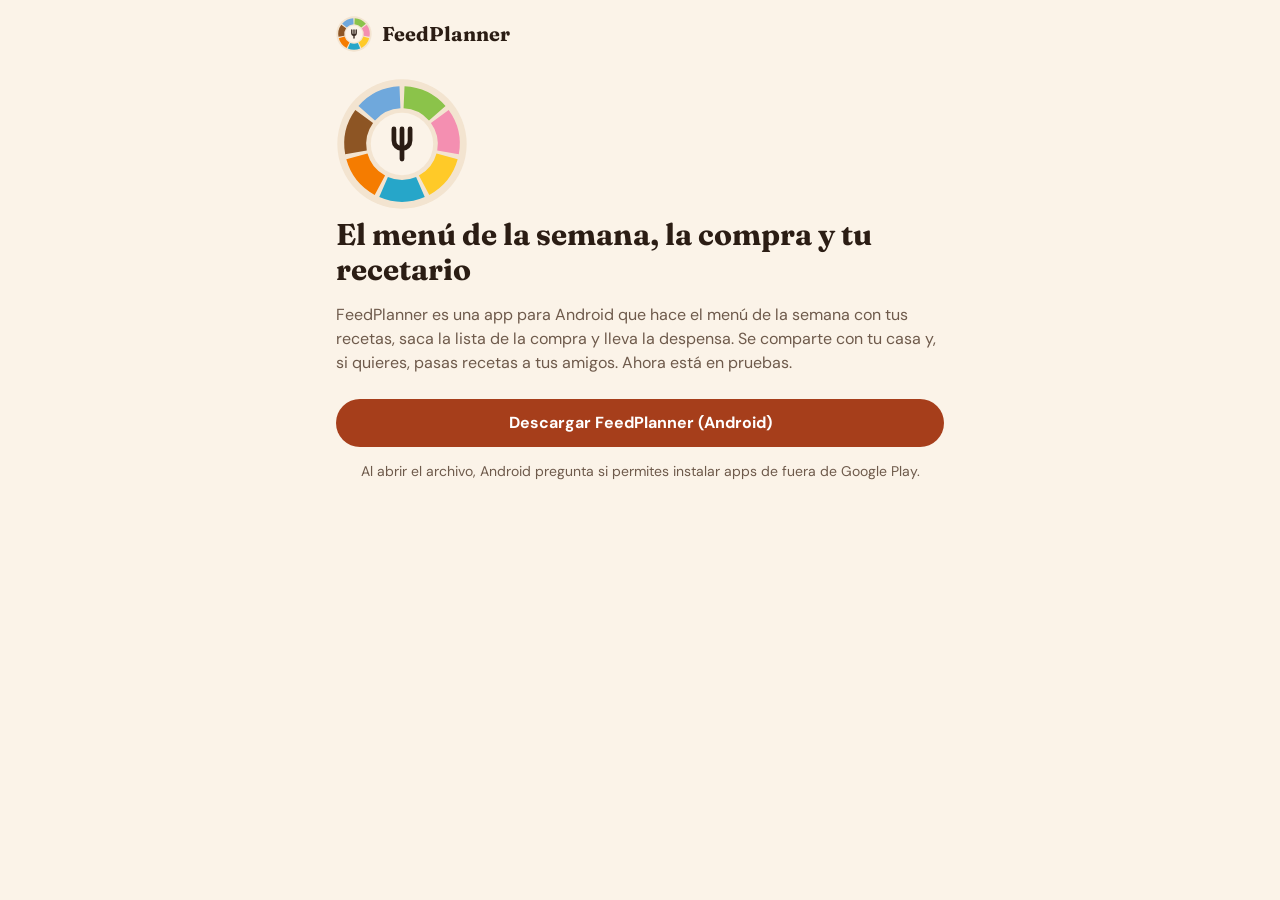
<file: index.html>
<!doctype html>
<html lang="es">
<head>
<meta charset="utf-8">
<meta name="viewport" content="width=device-width, initial-scale=1">
<title>FeedPlanner</title>
<meta name="description" content="FeedPlanner: el menú de la semana, la lista de la compra y tu recetario. App para Android, en pruebas.">
<link rel="icon" href="comun/icono.svg" type="image/svg+xml">
<link rel="apple-touch-icon" href="comun/icono-180.png">
<meta property="og:image" content="https://alexoseayo40-cyber.github.io/comun/vista-previa.png">
<meta name="theme-color" content="#A63E1B">
<link rel="preconnect" href="https://fonts.googleapis.com">
<link rel="stylesheet" href="https://fonts.googleapis.com/css2?family=DM+Sans:wght@400;500;700&family=Fraunces:wght@600;700&display=swap">
<link rel="stylesheet" href="comun/estilo.css">
</head>
<body>
<main>
  <header class="cabecera"><img class="plato" src="comun/logo.svg" alt="" width="36" height="36"><span class="marca">FeedPlanner</span></header>
  <img class="logo-grande" src="comun/logo.svg" alt="" width="132" height="132">
  <h1>El menú de la semana, la compra y tu recetario</h1>
  <p class="descripcion">FeedPlanner es una app para Android que hace el menú de la semana con tus recetas, saca la lista de la compra y lleva la despensa. Se comparte con tu casa y, si quieres, pasas recetas a tus amigos. Ahora está en pruebas.</p>
  <div class="botones"><a class="boton" id="bajar" href="#">Descargar FeedPlanner (Android)</a></div>
  <p class="nota">Al abrir el archivo, Android pregunta si permites instalar apps de fuera de Google Play.</p>
</main>
<script src="comun/feedplanner.js"></script>
<script>document.getElementById("bajar").href = FP.DESCARGA;</script>
</body>
</html>
</file>
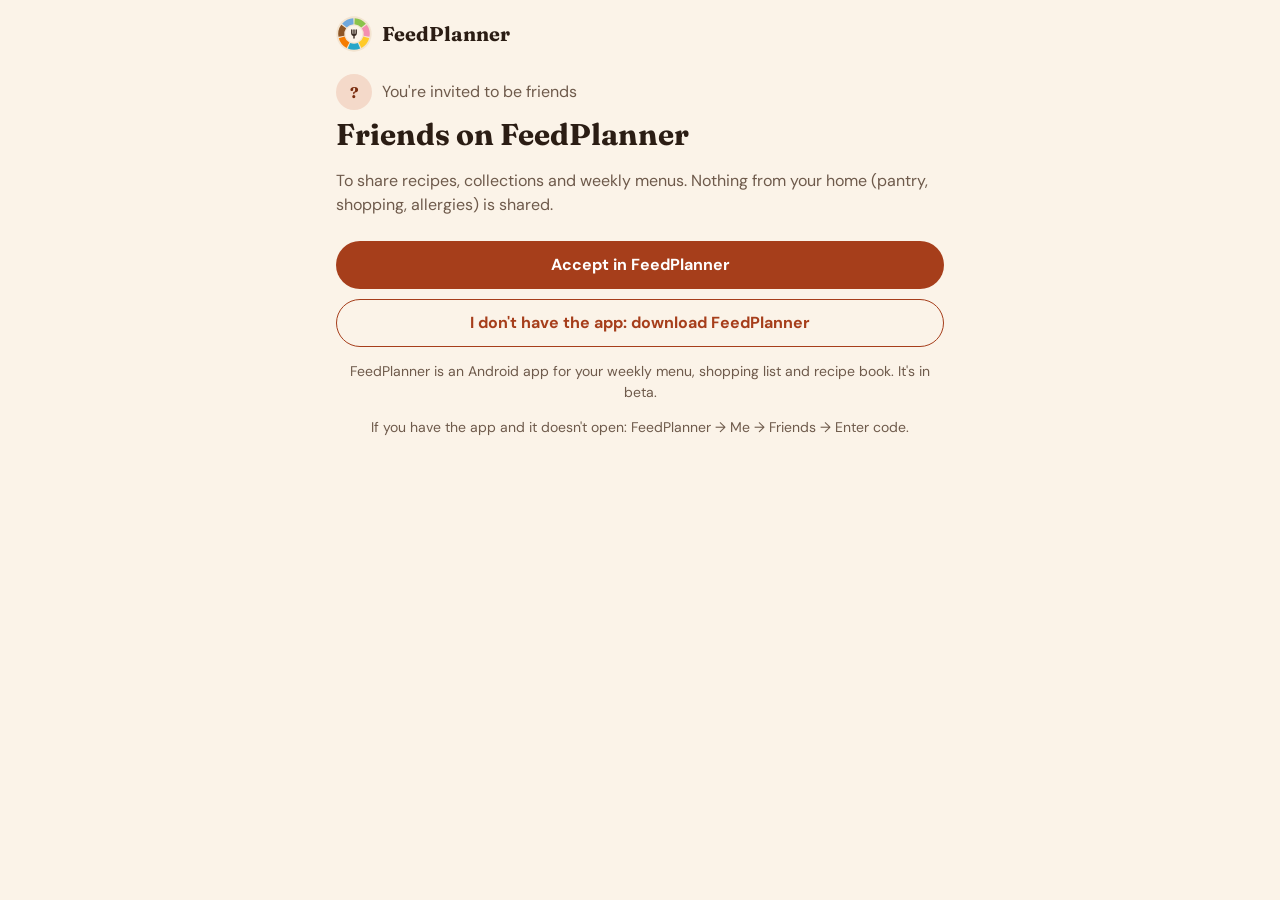
<file: a/index.html>
<!doctype html>
<html lang="es">
<head>
<meta charset="utf-8">
<meta name="viewport" content="width=device-width, initial-scale=1">
<title>Invitación · FeedPlanner</title>
<meta name="description" content="Te han invitado a ser amigos en FeedPlanner para pasaros recetas.">
<meta property="og:title" content="Te invitan a ser amigos en FeedPlanner">
<meta property="og:description" content="Para pasaros recetas, colecciones y menús de la semana.">
<link rel="icon" href="../comun/icono.svg" type="image/svg+xml">
<link rel="apple-touch-icon" href="../comun/icono-180.png">
<meta property="og:image" content="https://alexoseayo40-cyber.github.io/comun/vista-previa.png">
<meta name="theme-color" content="#A63E1B">
<link rel="preconnect" href="https://fonts.googleapis.com">
<link rel="stylesheet" href="https://fonts.googleapis.com/css2?family=DM+Sans:wght@400;500;700&family=Fraunces:wght@600;700&display=swap">
<link rel="stylesheet" href="../comun/estilo.css">
</head>
<body>
<main>
  <header class="cabecera"><img class="plato" src="../comun/logo.svg" alt="" width="36" height="36"><span class="marca">FeedPlanner</span></header>
  <div id="contenido"></div>
</main>
<script src="../comun/feedplanner.js"></script>
<script>
"use strict";
(() => {
  const t = FP.t.bind(FP);
  const q = new URLSearchParams(location.search);
  const codigo = (q.get("c") || "").toUpperCase().replace(/[^A-Z0-9]/g, "").slice(0, 8);
  const nombre = (q.get("n") || "").slice(0, 40);
  const caja = document.getElementById("contenido");
  const quien = FP.el("div", null, "autor");
  quien.append(FP.avatar(nombre || "?"));
  const frase = FP.el("span");
  if (nombre) frase.append(FP.el("b", nombre));
  frase.append(nombre ? t(" te invita a ser su amigo", " invites you to be friends") : t("Te invitan a ser amigos", "You're invited to be friends"));
  quien.append(frase);
  caja.append(quien);
  caja.append(FP.el("h1", t("Amigos en FeedPlanner", "Friends on FeedPlanner")));
  caja.append(FP.el("p", t("Para pasaros recetas, colecciones y menús de la semana. Nada de vuestra casa (despensa, compra, alergias) se comparte.",
    "To share recipes, collections and weekly menus. Nothing from your home (pantry, shopping, allergies) is shared."), "descripcion"));
  if (/^[A-Z0-9]{8}$/.test(codigo)) {
    const c = FP.el("div", null, "tarjeta");
    c.append(FP.el("p", t("Su código", "Their code"), "nota"));
    c.append(FP.el("p", codigo.slice(0, 4) + "-" + codigo.slice(4), "codigo"));
    caja.append(c);
  }
  FP.pintarBotones(caja, t("Aceptar en FeedPlanner", "Accept in FeedPlanner"));
  caja.append(FP.el("p", t("Si ya tienes la app y no se abre: FeedPlanner → Yo → Amigos → Escribir código.",
    "If you have the app and it doesn't open: FeedPlanner → Me → Friends → Enter code."), "nota"));
})();
</script>
</body>
</html>
</file>
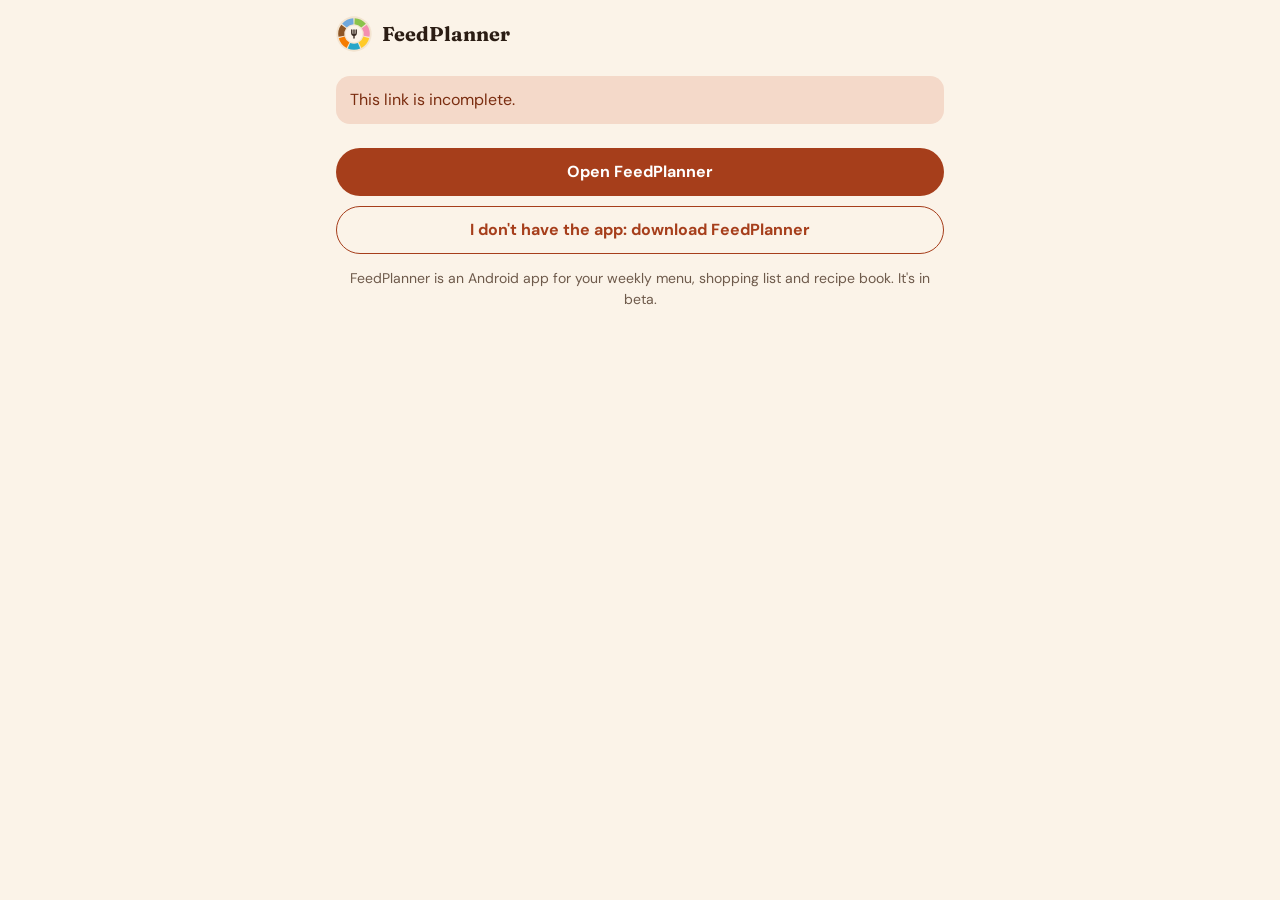
<file: r/index.html>
<!doctype html>
<html lang="es">
<head>
<meta charset="utf-8">
<meta name="viewport" content="width=device-width, initial-scale=1">
<title>Receta compartida · FeedPlanner</title>
<meta name="description" content="Una receta que te han pasado con FeedPlanner. Ábrela en la app para guardarla en tu recetario.">
<meta property="og:title" content="Te han pasado una receta en FeedPlanner">
<meta property="og:description" content="Ábrela para verla o guardarla en tu recetario.">
<meta property="og:type" content="website">
<link rel="icon" href="../comun/icono.svg" type="image/svg+xml">
<link rel="apple-touch-icon" href="../comun/icono-180.png">
<meta property="og:image" content="https://alexoseayo40-cyber.github.io/comun/vista-previa.png">
<meta name="theme-color" content="#A63E1B">
<link rel="preconnect" href="https://fonts.googleapis.com">
<link rel="stylesheet" href="https://fonts.googleapis.com/css2?family=DM+Sans:wght@400;500;700&family=Fraunces:wght@600;700&display=swap">
<link rel="stylesheet" href="../comun/estilo.css">
</head>
<body>
<main>
  <header class="cabecera"><img class="plato" src="../comun/logo.svg" alt="" width="36" height="36"><span class="marca">FeedPlanner</span></header>
  <div id="contenido"><p class="cargando">Cargando…</p></div>
</main>
<script src="../comun/feedplanner.js"></script>
<script>
"use strict";
(async () => {
  const caja = document.getElementById("contenido");
  const id = new URLSearchParams(location.search).get("id") || "";
  const t = FP.t.bind(FP);
  const fallo = (texto) => {
    caja.replaceChildren(FP.el("p", texto, "aviso"));
    FP.pintarBotones(caja, t("Abrir FeedPlanner", "Open FeedPlanner"));
  };
  if (!/^[0-9a-f-]{36}$/i.test(id)) return fallo(t("Este enlace no está completo.", "This link is incomplete."));
  let p;
  try { p = await FP.verPublicacion(id); } catch (e) {
    return fallo(t("No se ha podido cargar. Mira si tienes internet y vuelve a abrir el enlace.", "Couldn't load it. Check your connection and open the link again."));
  }
  if (!p) return fallo(t("Esto ya no está compartido.", "This is no longer shared."));

  const datos = p.datos || {};
  const recetas = (datos.recetas || []).map((r) => ({ ...FP.leerReceta(r.texto), fotos: (r.fotos || []).map((f) => FP.urlFoto(f)).filter(Boolean) }));
  const nombre = (p.autor && p.autor.nombre) || "FeedPlanner";
  document.title = p.titulo + " · FeedPlanner";
  caja.replaceChildren();

  const portada = (p.resumen && FP.urlFoto(p.resumen.foto)) || (recetas[0] && recetas[0].fotos[0]);
  if (portada) {
    const img = FP.el("img", null, "foto");
    img.src = portada; img.alt = p.titulo; img.loading = "eager";
    caja.append(img);
  }
  const quien = FP.el("div", null, "autor");
  quien.append(FP.avatar(nombre));
  const frase = FP.el("span");
  frase.append(FP.el("b", nombre));
  frase.append(p.tipo === "semana" ? t(" te pasa su semana", " shares their week")
    : p.tipo === "coleccion" ? t(" te pasa su colección", " shares their collection")
    : t(" te pasa esta receta", " shares this recipe"));
  quien.append(frase);
  caja.append(quien);
  caja.append(FP.el("h1", p.titulo));

  const textoAbrir = p.tipo === "receta" ? t("Guardarla en FeedPlanner", "Save it in FeedPlanner")
    : t("Abrirla en FeedPlanner", "Open it in FeedPlanner");
  FP.pintarBotones(caja, textoAbrir);

  if (p.tipo === "receta" && recetas[0]) {
    FP.pintarReceta(caja, recetas[0], false);
  } else if (p.tipo === "semana" && datos.semana) {
    const dias = t("Lun Mar Mié Jue Vie Sáb Dom", "Mon Tue Wed Thu Fri Sat Sun").split(" ");
    const tabla = FP.el("table", null, "semana tarjeta");
    const cab = FP.el("tr");
    cab.append(FP.el("th", ""), FP.el("th", t("Comida", "Lunch")), FP.el("th", t("Cena", "Dinner")));
    tabla.append(cab);
    const casillas = datos.semana.casillas || [];
    const texto = (c) => {
      if (!c) return ["—", true];
      const n = (i) => (i != null && recetas[i]) ? recetas[i].nombre : null;
      const platos = [n(c.primero), n(c.receta)].filter(Boolean);
      return platos.length ? [platos.join(" + "), false] : [c.texto || "—", true];
    };
    for (let d = 0; d < 7; d++) {
      const fila = FP.el("tr");
      fila.append(FP.el("td", dias[d]));
      for (const m of ["comida", "cena"]) {
        const [s, apagado] = texto(casillas.find((c) => c.dia === d + 1 && c.momento === m));
        fila.append(FP.el("td", s, apagado ? "apagado" : null));
      }
      tabla.append(fila);
    }
    caja.append(tabla);
  }
  if (p.tipo !== "receta" && recetas.length) {
    caja.append(FP.el("h3", t("Recetas · ", "Recipes · ") + recetas.length));
    const lista = FP.el("div", null, "receta-lista");
    recetas.forEach((r) => {
      const d = FP.el("details");
      d.append(FP.el("summary", r.nombre));
      FP.pintarReceta(d, r, false);
      lista.append(d);
    });
    caja.append(lista);
  }
})();
</script>
</body>
</html>
</file>
<file: comun/estilo.css>
/* FeedPlanner · páginas de los enlaces. Mismos colores que el tema Terracota de la app. */
:root {
  --papel: #FBF3E8;
  --tarjeta: #FFFDF8;
  --panel: #F3E4D0;
  --borde: #E6D3BB;
  --tinta: #2B1D14;
  --suave: #6E5A4B;
  --acento: #A63E1B;
  --sobre-acento: #FFFFFF;
  --acento-claro: #F4D9C9;
  --texto-claro: #7A2D10;
  --verde: #3F7A2E;
  --verde-claro: #E3E8CF;
  --verde-texto: #3F4A1B;
  color-scheme: light;
}
@media (prefers-color-scheme: dark) {
  :root {
    --papel: #241B16;
    --tarjeta: #372A22;
    --panel: #45352A;
    --borde: #56443A;
    --tinta: #F5E9DC;
    --suave: #BBA591;
    --acento: #F0916F;
    --sobre-acento: #2B1D14;
    --acento-claro: #4A2A1D;
    --texto-claro: #F5B9A0;
    --verde: #9CC98A;
    --verde-claro: #34402A;
    --verde-texto: #DCE8CF;
    color-scheme: dark;
  }
}

* { box-sizing: border-box; }
html { -webkit-text-size-adjust: 100%; }
body {
  margin: 0;
  background: var(--papel);
  color: var(--tinta);
  font: 16px/1.5 "DM Sans", system-ui, sans-serif;
}
main { max-width: 640px; margin: 0 auto; padding: 0 16px 48px; }
h1, h2, .marca { font-family: Fraunces, Georgia, serif; }
h1 { font-size: 30px; line-height: 1.15; margin: 8px 0 6px; }
h2 { font-size: 20px; margin: 28px 0 10px; }
h3 {
  font-size: 13px; letter-spacing: .06em; text-transform: uppercase;
  color: var(--suave); margin: 22px 0 8px;
}
a { color: var(--acento); }

.cabecera { display: flex; align-items: center; gap: 10px; padding: 16px 0 8px; }
.cabecera .marca { font-weight: 700; font-size: 20px; }
/* El logo de siempre (noviembre de 2026): los 7 gajos con los colores del año y el tenedor negro. */
.plato { width: 36px; height: 36px; flex-shrink: 0; display: block; }
.logo-grande { display: block; width: 132px; height: 132px; margin: 18px 0 4px; }

.foto { width: 100%; aspect-ratio: 4 / 3; object-fit: cover; border-radius: 18px; display: block; background: var(--panel); }
.autor { display: flex; align-items: center; gap: 10px; color: var(--suave); margin-top: 14px; }
.avatar {
  width: 36px; height: 36px; border-radius: 50%; background: var(--acento-claro); color: var(--texto-claro);
  font: 700 15px Fraunces, Georgia, serif; display: flex; align-items: center; justify-content: center; flex-shrink: 0;
}
.autor b { color: var(--tinta); }
.chips { display: flex; flex-wrap: wrap; gap: 6px; margin: 10px 0 4px; padding: 0; list-style: none; }
.chips li { padding: 5px 11px; border-radius: 999px; background: var(--panel); font-size: 14px; }
.descripcion { color: var(--suave); white-space: pre-line; }

.tarjeta { background: var(--tarjeta); border: 1px solid var(--borde); border-radius: 18px; padding: 16px; }
ul.ingredientes { margin: 0; padding-left: 20px; }
ul.ingredientes li { margin: 4px 0; }
ol.pasos { margin: 0; padding-left: 22px; }
ol.pasos li { margin: 10px 0; }
.tiempo { color: var(--suave); font-size: 14px; white-space: nowrap; }

.botones { display: flex; flex-direction: column; gap: 10px; margin: 24px 0 8px; }
.boton {
  display: flex; align-items: center; justify-content: center; min-height: 48px; padding: 0 20px;
  border-radius: 999px; font-weight: 700; font-size: 16px; text-decoration: none; text-align: center;
  background: var(--acento); color: var(--sobre-acento); border: 0;
}
.boton.secundario { background: transparent; color: var(--acento); border: 1.5px solid var(--acento); }
.nota { font-size: 14px; color: var(--suave); text-align: center; }

.semana { width: 100%; border-collapse: collapse; font-size: 15px; }
.semana th { text-align: left; font-size: 12px; text-transform: uppercase; letter-spacing: .05em; color: var(--suave); padding: 6px 4px; }
.semana td { padding: 8px 4px; border-top: 1px solid var(--borde); vertical-align: top; }
.semana td:first-child { font-weight: 700; width: 48px; }
.apagado { color: var(--suave); }

.receta-lista { display: grid; gap: 10px; }
.receta-lista details { background: var(--tarjeta); border: 1px solid var(--borde); border-radius: 14px; padding: 12px 14px; }
.receta-lista summary { cursor: pointer; font-weight: 700; }

.codigo { font: 700 32px Fraunces, Georgia, serif; letter-spacing: .06em; text-align: center; margin: 8px 0; }
.aviso { background: var(--acento-claro); color: var(--texto-claro); border-radius: 14px; padding: 12px 14px; }
.cargando { color: var(--suave); padding: 40px 0; text-align: center; }
</file>
